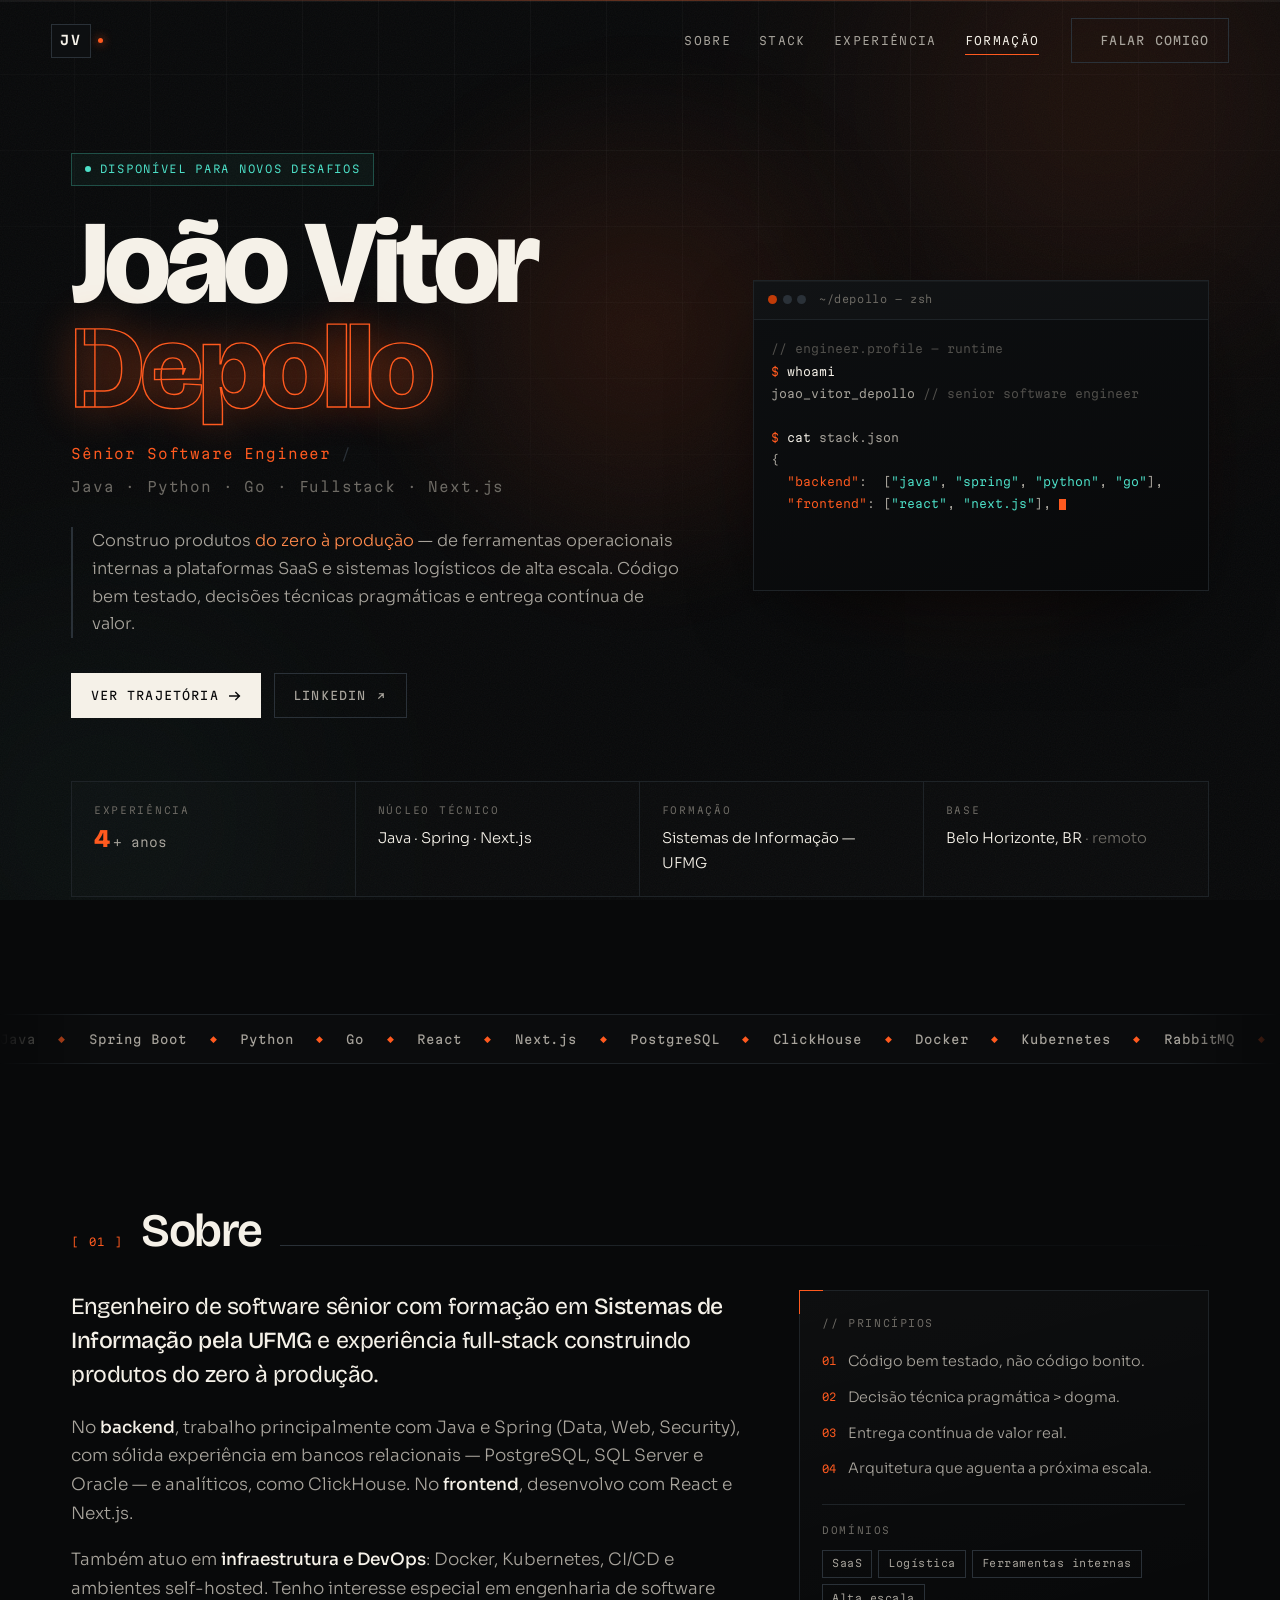
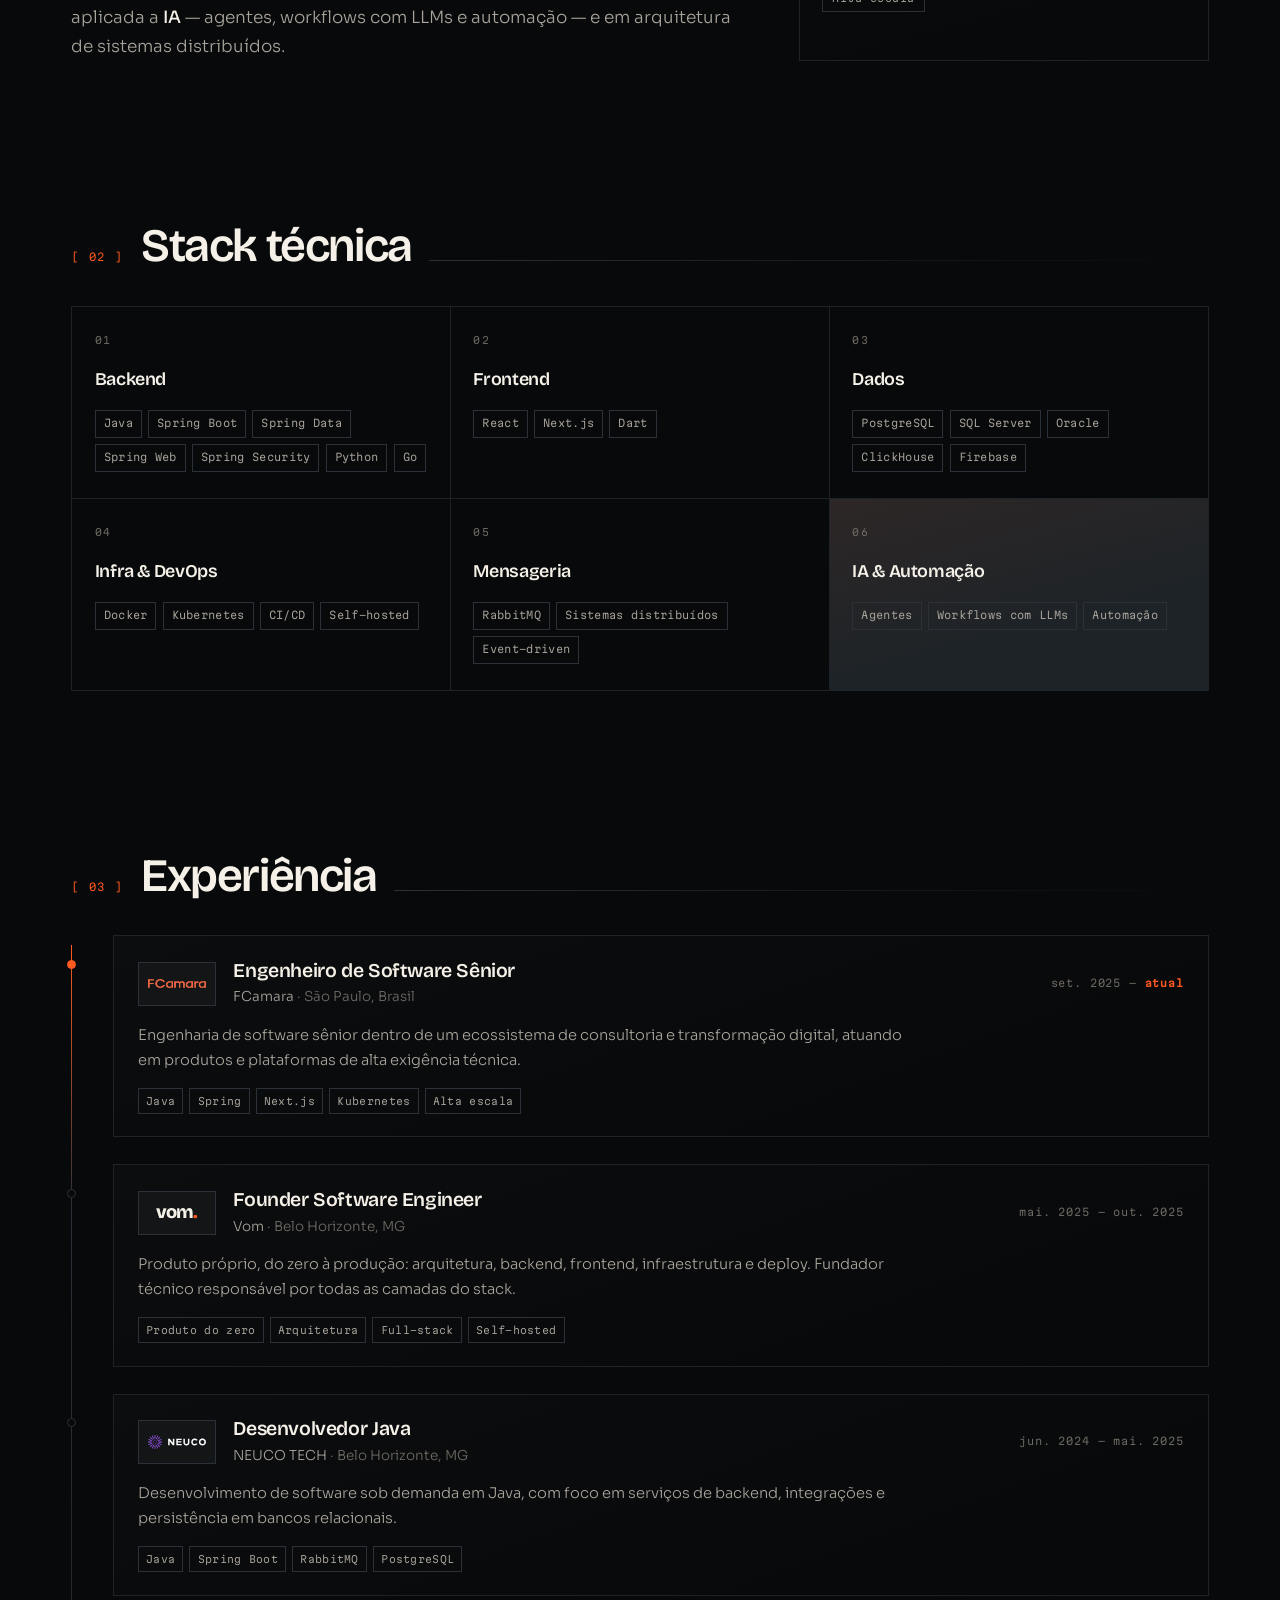
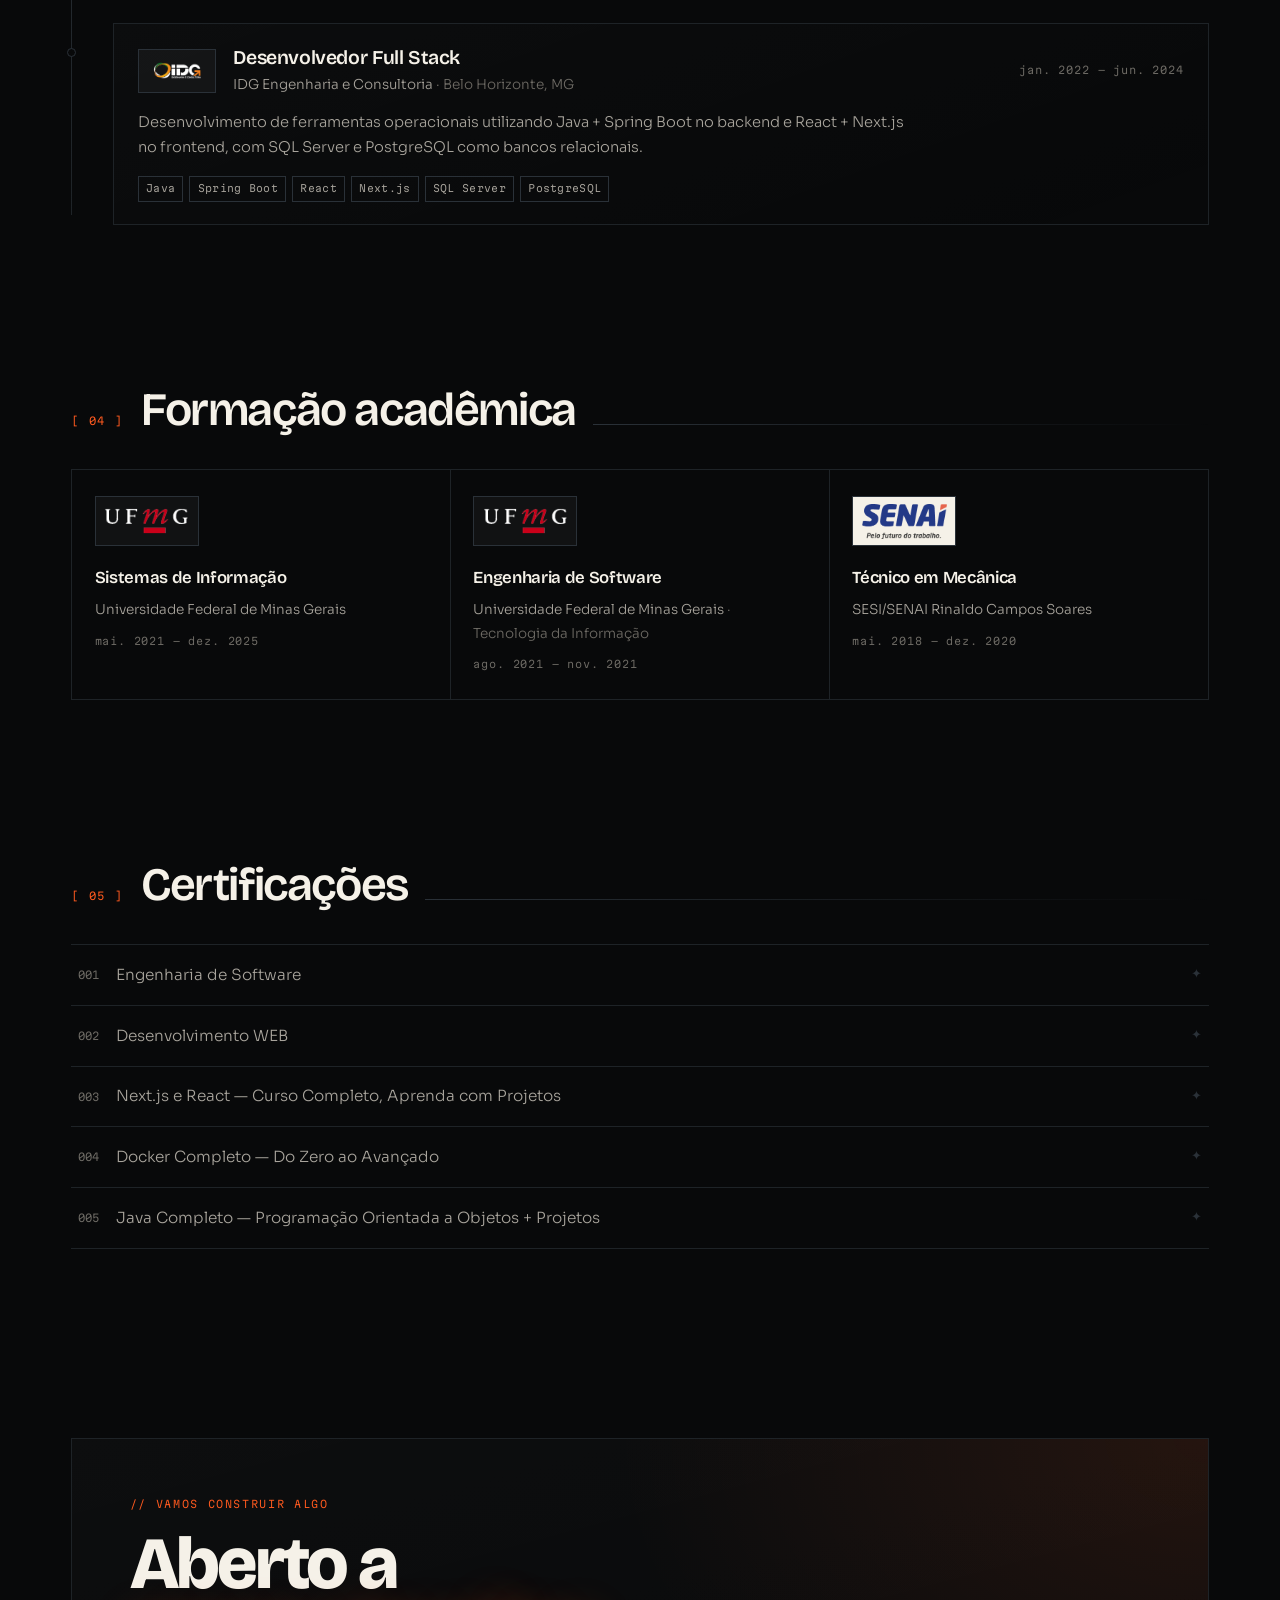
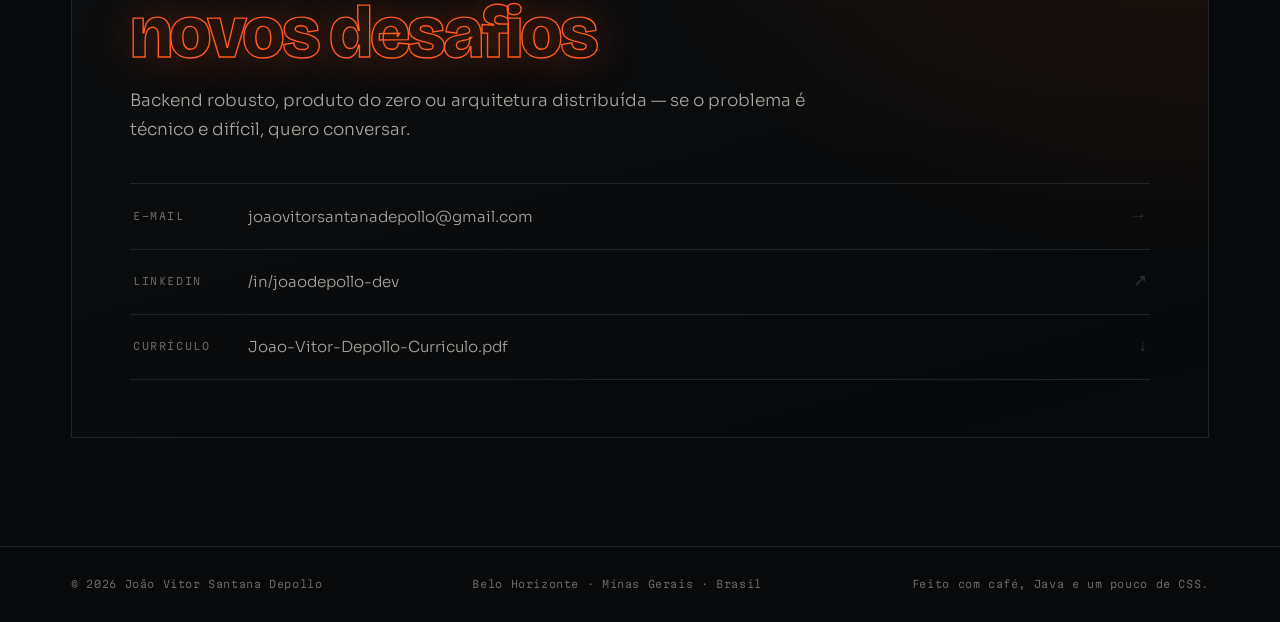
<file: index.html>
<!DOCTYPE html>
<html lang="pt-BR">
<head>
<meta charset="UTF-8">
<meta name="viewport" content="width=device-width, initial-scale=1.0">
<title>João Vitor Depollo — Engenheiro de Software Sênior | Java</title>
<meta name="description" content="Engenheiro de software sênior em Belo Horizonte. Java, Spring, Python, Go, React e Next.js. Sistemas distribuídos, Kubernetes e IA aplicada.">
<meta name="author" content="João Vitor Santana Depollo">
<link rel="canonical" href="https://www.joao-depollo.com.br/">
<meta name="robots" content="index, follow, max-image-preview:large, max-snippet:-1">
<meta name="theme-color" content="#08090A">

<meta property="og:type" content="profile">
<meta property="og:site_name" content="João Vitor Depollo">
<meta property="og:url" content="https://www.joao-depollo.com.br/">
<meta property="og:title" content="João Vitor Depollo — Engenheiro de Software Sênior">
<meta property="og:description" content="Full-stack do zero à produção: Java + Spring no backend, Next.js no frontend, Kubernetes na base. Belo Horizonte, Brasil.">
<meta property="og:locale" content="pt_BR">
<meta property="og:image" content="https://www.joao-depollo.com.br/assets/og-image.jpg">
<meta property="og:image:type" content="image/jpeg">
<meta property="og:image:width" content="1200">
<meta property="og:image:height" content="630">
<meta property="og:image:alt" content="João Vitor Depollo — Sênior Software Engineer. Java, Spring, Python, Go, React, Next.js, Kubernetes.">
<meta property="profile:first_name" content="João Vitor">
<meta property="profile:last_name" content="Santana Depollo">

<meta name="twitter:card" content="summary_large_image">
<meta name="twitter:title" content="João Vitor Depollo — Engenheiro de Software Sênior">
<meta name="twitter:description" content="Full-stack do zero à produção: Java + Spring no backend, Next.js no frontend, Kubernetes na base.">
<meta name="twitter:image" content="https://www.joao-depollo.com.br/assets/og-image.jpg">

<link rel="icon" href="data:image/svg+xml,%3Csvg xmlns='http://www.w3.org/2000/svg' viewBox='0 0 32 32'%3E%3Crect width='32' height='32' rx='7' fill='%2308090A'/%3E%3Cpath d='M8 9h4v10.4c0 2.1-1.5 3.6-3.7 3.6H7v-3h1c.7 0 1-.4 1-1.1V9z' fill='%23FF5A1F'/%3E%3Cpath d='M15 9h3.4l2.6 8.2L23.6 9H27l-4.6 14h-2.8L15 9z' fill='%23F5F1E8'/%3E%3C/svg%3E">

<link rel="preconnect" href="https://fonts.googleapis.com">
<link rel="preconnect" href="https://fonts.gstatic.com" crossorigin>
<link href="https://fonts.googleapis.com/css2?family=Bricolage+Grotesque:opsz,wdth,wght@12..96,75..100,400;12..96,75..100,600;12..96,75..100,800&family=Martian+Mono:wght@300;400;600&family=Sora:wght@300;400;500;600&display=swap" rel="stylesheet">

<link rel="stylesheet" href="assets/css/styles.css">

<!-- Dados estruturados: ajudam Google e ATS a entender quem é, onde trabalha e o que domina -->
<script type="application/ld+json">
{
  "@context": "https://schema.org",
  "@graph": [
    {
      "@type": "Person",
      "@id": "https://www.joao-depollo.com.br/#pessoa",
      "name": "João Vitor Santana Depollo",
      "alternateName": "João Vitor Depollo",
      "givenName": "João Vitor",
      "familyName": "Santana Depollo",
      "jobTitle": "Engenheiro de Software Sênior",
      "description": "Engenheiro de software sênior com formação em Sistemas de Informação pela UFMG e experiência full-stack construindo produtos do zero à produção — de ferramentas operacionais internas a plataformas SaaS e sistemas logísticos de alta escala.",
      "url": "https://www.joao-depollo.com.br/",
      "image": "https://www.joao-depollo.com.br/assets/og-image.jpg",
      "email": "mailto:joaovitorsantanadepollo@gmail.com",
      "knowsLanguage": ["pt-BR", "en"],
      "address": {
        "@type": "PostalAddress",
        "addressLocality": "Belo Horizonte",
        "addressRegion": "MG",
        "addressCountry": "BR"
      },
      "sameAs": [
        "https://www.linkedin.com/in/joaodepollo-dev",
        "https://github.com/JoaoVitorSD"
      ],
      "worksFor": {
        "@type": "Organization",
        "name": "FCamara",
        "url": "https://fcamara.com/"
      },
      "alumniOf": [
        {
          "@type": "CollegeOrUniversity",
          "name": "Universidade Federal de Minas Gerais",
          "alternateName": "UFMG",
          "url": "https://ufmg.br/"
        },
        {
          "@type": "EducationalOrganization",
          "name": "SESI/SENAI Rinaldo Campos Soares"
        }
      ],
      "knowsAbout": [
        "Java", "Spring Boot", "Spring Security", "Python", "Go",
        "React", "Next.js", "TypeScript",
        "PostgreSQL", "SQL Server", "Oracle", "ClickHouse",
        "Docker", "Kubernetes", "CI/CD", "RabbitMQ",
        "Arquitetura de sistemas distribuídos",
        "Engenharia de software aplicada a IA",
        "Agentes e workflows com LLMs"
      ],
      "hasOccupation": {
        "@type": "Occupation",
        "name": "Engenheiro de Software Sênior",
        "occupationalCategory": "15-1252.00",
        "skills": "Java, Spring Boot, Python, Go, React, Next.js, PostgreSQL, ClickHouse, Docker, Kubernetes, RabbitMQ, CI/CD"
      },
      "seeks": {
        "@type": "Demand",
        "name": "Oportunidades como Engenheiro de Software Sênior"
      }
    },
    {
      "@type": "ProfilePage",
      "@id": "https://www.joao-depollo.com.br/#pagina",
      "url": "https://www.joao-depollo.com.br/",
      "name": "João Vitor Depollo — Engenheiro de Software Sênior",
      "inLanguage": "pt-BR",
      "mainEntity": { "@id": "https://www.joao-depollo.com.br/#pessoa" }
    }
  ]
}
</script>
</head>
<body>

<div class="scroll-rail"><div class="scroll-rail__fill" id="scrollFill"></div></div>

<div class="bg-layer" aria-hidden="true">
  <div class="bg-grid"></div>
  <div class="bg-aurora bg-aurora--a"></div>
  <div class="bg-aurora bg-aurora--b"></div>
  <div class="bg-noise"></div>
  <div class="bg-sweep"></div>
</div>

<!-- ══════════════ NAV ══════════════ -->
<header class="nav" id="nav">
  <a class="nav__mark" href="#top" aria-label="Início">
    <span class="nav__mark-glyph">JV</span>
    <span class="nav__mark-dot"></span>
  </a>
  <nav class="nav__links" aria-label="Navegação principal">
    <a href="#sobre" data-nav>Sobre</a>
    <a href="#stack" data-nav>Stack</a>
    <a href="#experiencia" data-nav>Experiência</a>
    <a href="#formacao" data-nav>Formação</a>
  </nav>
  <a class="btn btn--ghost nav__cta" href="mailto:joaovitorsantanadepollo@gmail.com">
    <span class="btn__pulse"></span>Falar comigo
  </a>
</header>

<main id="top">

<!-- ══════════════ HERO ══════════════ -->
<section class="hero" id="hero">
  <div class="hero__spot" id="heroSpot" aria-hidden="true"></div>

  <div class="wrap hero__grid">

    <div class="hero__lead">
      <p class="eyebrow rise" style="--d:0ms">
        <span class="status"><span class="status__dot"></span>disponível para novos desafios</span>
      </p>

      <h1 class="hero__title">
        <span class="rise" style="--d:80ms">João Vitor</span>
        <span class="rise outline" style="--d:170ms">Depollo</span>
      </h1>

      <p class="hero__role rise" style="--d:260ms">
        <span class="tick">Sênior Software&nbsp;Engineer</span>
        <span class="sep">/</span>
        <span class="dim">Java · Python · Go · Fullstack · Next.js</span>
      </p>

      <p class="hero__pitch rise" style="--d:340ms">
        Construo produtos <em>do zero à produção</em> — de ferramentas operacionais internas
        a plataformas SaaS e sistemas logísticos de alta escala. Código bem testado,
        decisões técnicas pragmáticas e entrega contínua de valor.
      </p>

      <div class="hero__actions rise" style="--d:420ms">
        <a class="btn btn--solid" href="#experiencia">
          Ver trajetória
          <svg viewBox="0 0 16 16" width="14" height="14" aria-hidden="true"><path d="M2 8h11M9 4l4 4-4 4" fill="none" stroke="currentColor" stroke-width="1.6" stroke-linecap="square"/></svg>
        </a>
        <a class="btn btn--wire" href="https://www.linkedin.com/in/joaodepollo-dev" target="_blank" rel="noopener">
          LinkedIn
          <svg viewBox="0 0 16 16" width="12" height="12" aria-hidden="true"><path d="M5 11L11 5M11 5H6M11 5v5" fill="none" stroke="currentColor" stroke-width="1.6" stroke-linecap="square"/></svg>
        </a>
      </div>
    </div>

    <!-- terminal -->
    <div class="hero__term rise" style="--d:500ms">
      <div class="term">
        <div class="term__bar">
          <span class="term__lights"><i></i><i></i><i></i></span>
          <span class="term__path">~/depollo — zsh</span>
        </div>
        <pre class="term__body" id="termBody" aria-live="polite"></pre>
      </div>
      <div class="term__glow" aria-hidden="true"></div>
    </div>

  </div>

  <!-- spec sheet -->
  <div class="wrap">
    <dl class="spec rise" style="--d:620ms">
      <div class="spec__cell">
        <dt>Experiência</dt>
        <dd><span class="num" data-count="4">0</span><span class="num-suf">+ anos</span></dd>
      </div>
      <div class="spec__cell">
        <dt>Núcleo técnico</dt>
        <dd>Java · Spring · Next.js</dd>
      </div>
      <div class="spec__cell">
        <dt>Formação</dt>
        <dd>Sistemas de Informação — UFMG</dd>
      </div>
      <div class="spec__cell">
        <dt>Base</dt>
        <dd>Belo Horizonte, BR <span class="dim">· remoto</span></dd>
      </div>
    </dl>
  </div>
</section>

<!-- ══════════════ MARQUEE ══════════════ -->
<div class="marquee" aria-hidden="true">
  <div class="marquee__track">
    <span class="marquee__set">
      <b>Java</b><i>◆</i><b>Spring Boot</b><i>◆</i><b>Python</b><i>◆</i><b>Go</b><i>◆</i><b>React</b><i>◆</i><b>Next.js</b><i>◆</i><b>PostgreSQL</b><i>◆</i><b>ClickHouse</b><i>◆</i><b>Docker</b><i>◆</i><b>Kubernetes</b><i>◆</i><b>RabbitMQ</b><i>◆</i><b>Firebase</b><i>◆</i><b>Dart</b><i>◆</i><b>SQL Server</b><i>◆</i><b>Oracle</b><i>◆</i><b>CI/CD</b><i>◆</i><b>LLM Agents</b><i>◆</i>
    </span>
    <span class="marquee__set">
      <b>Java</b><i>◆</i><b>Spring Boot</b><i>◆</i><b>Python</b><i>◆</i><b>Go</b><i>◆</i><b>React</b><i>◆</i><b>Next.js</b><i>◆</i><b>PostgreSQL</b><i>◆</i><b>ClickHouse</b><i>◆</i><b>Docker</b><i>◆</i><b>Kubernetes</b><i>◆</i><b>RabbitMQ</b><i>◆</i><b>Firebase</b><i>◆</i><b>Dart</b><i>◆</i><b>SQL Server</b><i>◆</i><b>Oracle</b><i>◆</i><b>CI/CD</b><i>◆</i><b>LLM Agents</b><i>◆</i>
    </span>
  </div>
</div>

<!-- ══════════════ SOBRE ══════════════ -->
<section class="section" id="sobre">
  <div class="wrap">
    <header class="s-head reveal">
      <span class="s-head__idx">[ 01 ]</span>
      <h2 class="s-head__title">Sobre</h2>
      <span class="s-head__rule"></span>
    </header>

    <div class="about">
      <div class="about__text reveal">
        <p class="lede">
          Engenheiro de software sênior com formação em <strong>Sistemas de Informação pela UFMG</strong>
          e experiência full-stack construindo produtos do zero à produção.
        </p>
        <p>
          No <strong>backend</strong>, trabalho principalmente com Java e Spring (Data, Web, Security), com sólida
          experiência em bancos relacionais — PostgreSQL, SQL Server e Oracle — e analíticos, como ClickHouse.
          No <strong>frontend</strong>, desenvolvo com React e Next.js.
        </p>
        <p>
          Também atuo em <strong>infraestrutura e DevOps</strong>: Docker, Kubernetes, CI/CD e ambientes self-hosted.
          Tenho interesse especial em engenharia de software aplicada a <strong>IA</strong> — agentes, workflows com
          LLMs e automação — e em arquitetura de sistemas distribuídos.
        </p>
      </div>

      <aside class="about__panel reveal" style="--d:120ms">
        <span class="panel__label">// princípios</span>
        <ul class="principles">
          <li><span class="principles__k">01</span> Código bem testado, não código bonito.</li>
          <li><span class="principles__k">02</span> Decisão técnica pragmática &gt; dogma.</li>
          <li><span class="principles__k">03</span> Entrega contínua de valor real.</li>
          <li><span class="principles__k">04</span> Arquitetura que aguenta a próxima escala.</li>
        </ul>
        <div class="panel__foot">
          <span class="dim">domínios</span>
          <div class="chips">
            <span>SaaS</span><span>Logística</span><span>Ferramentas internas</span><span>Alta escala</span>
          </div>
        </div>
      </aside>
    </div>
  </div>
</section>

<!-- ══════════════ STACK ══════════════ -->
<section class="section" id="stack">
  <div class="wrap">
    <header class="s-head reveal">
      <span class="s-head__idx">[ 02 ]</span>
      <h2 class="s-head__title">Stack técnica</h2>
      <span class="s-head__rule"></span>
    </header>

    <div class="stack-grid">

      <article class="card card--stack reveal" style="--d:0ms">
        <span class="card__num">01</span>
        <h3>Backend</h3>
        <ul class="taglist">
          <li>Java</li><li>Spring Boot</li><li>Spring Data</li><li>Spring Web</li><li>Spring Security</li><li>Python</li><li>Go</li>
        </ul>
      </article>

      <article class="card card--stack reveal" style="--d:60ms">
        <span class="card__num">02</span>
        <h3>Frontend</h3>
        <ul class="taglist">
          <li>React</li><li>Next.js</li><li>Dart</li>
        </ul>
      </article>

      <article class="card card--stack reveal" style="--d:120ms">
        <span class="card__num">03</span>
        <h3>Dados</h3>
        <ul class="taglist">
          <li>PostgreSQL</li><li>SQL Server</li><li>Oracle</li><li>ClickHouse</li><li>Firebase</li>
        </ul>
      </article>

      <article class="card card--stack reveal" style="--d:180ms">
        <span class="card__num">04</span>
        <h3>Infra &amp; DevOps</h3>
        <ul class="taglist">
          <li>Docker</li><li>Kubernetes</li><li>CI/CD</li><li>Self-hosted</li>
        </ul>
      </article>

      <article class="card card--stack reveal" style="--d:240ms">
        <span class="card__num">05</span>
        <h3>Mensageria</h3>
        <ul class="taglist">
          <li>RabbitMQ</li><li>Sistemas distribuídos</li><li>Event-driven</li>
        </ul>
      </article>

      <article class="card card--stack card--accent reveal" style="--d:300ms">
        <span class="card__num">06</span>
        <h3>IA &amp; Automação</h3>
        <ul class="taglist">
          <li>Agentes</li><li>Workflows com LLMs</li><li>Automação</li>
        </ul>
      </article>

    </div>
  </div>
</section>

<!-- ══════════════ EXPERIÊNCIA ══════════════ -->
<section class="section" id="experiencia">
  <div class="wrap">
    <header class="s-head reveal">
      <span class="s-head__idx">[ 03 ]</span>
      <h2 class="s-head__title">Experiência</h2>
      <span class="s-head__rule"></span>
    </header>

    <ol class="tl">

      <li class="tl__item reveal">
        <span class="tl__node tl__node--live"></span>
        <div class="tl__card">
          <div class="tl__brand">
            <!-- fonte: https://fcamara.com/wp-content/uploads/2025/08/logo-fcamara.png -->
            <span class="plate"><img src="assets/logos/fcamara.png" alt="Logo FCamara" loading="lazy"></span>
            <div class="tl__meta">
              <h3>Engenheiro de Software Sênior</h3>
              <p class="tl__org">FCamara <span class="dim">· São Paulo, Brasil</span></p>
            </div>
            <span class="tl__when">set. 2025 — <b class="now">atual</b></span>
          </div>
          <p class="tl__desc">
            Engenharia de software sênior dentro de um ecossistema de consultoria e transformação digital,
            atuando em produtos e plataformas de alta exigência técnica.
          </p>
          <ul class="taglist taglist--sm">
            <li>Java</li><li>Spring</li><li>Next.js</li><li>Kubernetes</li><li>Alta escala</li>
          </ul>
        </div>
      </li>

      <li class="tl__item reveal">
        <span class="tl__node"></span>
        <div class="tl__card">
          <div class="tl__brand">
            <span class="plate plate--mono" aria-hidden="true">vom<i>.</i></span>
            <div class="tl__meta">
              <h3>Founder Software Engineer</h3>
              <p class="tl__org">Vom <span class="dim">· Belo Horizonte, MG</span></p>
            </div>
            <span class="tl__when">mai. 2025 — out. 2025</span>
          </div>
          <p class="tl__desc">
            Produto próprio, do zero à produção: arquitetura, backend, frontend, infraestrutura e deploy.
            Fundador técnico responsável por todas as camadas do stack.
          </p>
          <ul class="taglist taglist--sm">
            <li>Produto do zero</li><li>Arquitetura</li><li>Full-stack</li><li>Self-hosted</li>
          </ul>
        </div>
      </li>

      <li class="tl__item reveal">
        <span class="tl__node"></span>
        <div class="tl__card">
          <div class="tl__brand">
            <!-- fonte: https://www.neuco.tech/logo.svg -->
            <span class="plate"><img src="assets/logos/neuco.svg" alt="Logo NEUCO Tecnologia" loading="lazy"></span>
            <div class="tl__meta">
              <h3>Desenvolvedor Java</h3>
              <p class="tl__org">NEUCO TECH <span class="dim">· Belo Horizonte, MG</span></p>
            </div>
            <span class="tl__when">jun. 2024 — mai. 2025</span>
          </div>
          <p class="tl__desc">
            Desenvolvimento de software sob demanda em Java, com foco em serviços de backend,
            integrações e persistência em bancos relacionais.
          </p>
          <ul class="taglist taglist--sm">
            <li>Java</li><li>Spring Boot</li><li>RabbitMQ</li><li>PostgreSQL</li>
          </ul>
        </div>
      </li>

      <li class="tl__item reveal">
        <span class="tl__node"></span>
        <div class="tl__card">
          <div class="tl__brand">
            <!-- fonte: https://static.wixstatic.com/media/a500e0_18ce5ac7789f44e6abd86265ad8ff646~mv2.png (idgengenharia.com) -->
            <span class="plate"><img src="assets/logos/idg.png" alt="Logo IDG Engenharia e Consultoria" loading="lazy"></span>
            <div class="tl__meta">
              <h3>Desenvolvedor Full Stack</h3>
              <p class="tl__org">IDG Engenharia e Consultoria <span class="dim">· Belo Horizonte, MG</span></p>
            </div>
            <span class="tl__when">jan. 2022 — jun. 2024</span>
          </div>
          <p class="tl__desc">
            Desenvolvimento de ferramentas operacionais utilizando Java + Spring Boot no backend
            e React + Next.js no frontend, com SQL Server e PostgreSQL como bancos relacionais.
          </p>
          <ul class="taglist taglist--sm">
            <li>Java</li><li>Spring Boot</li><li>React</li><li>Next.js</li><li>SQL Server</li><li>PostgreSQL</li>
          </ul>
        </div>
      </li>

    </ol>
  </div>
</section>

<!-- ══════════════ FORMAÇÃO ══════════════ -->
<section class="section" id="formacao">
  <div class="wrap">
    <header class="s-head reveal">
      <span class="s-head__idx">[ 04 ]</span>
      <h2 class="s-head__title">Formação acadêmica</h2>
      <span class="s-head__rule"></span>
    </header>

    <div class="edu-grid">

      <article class="card card--edu reveal">
        <!-- fonte: https://dcc.ufmg.br/wp-content/uploads/2020/12/ufmg-branca-vermelha.png -->
        <span class="plate plate--wide"><img src="assets/logos/ufmg.png" alt="Logo UFMG" loading="lazy"></span>
        <h3>Sistemas de Informação</h3>
        <p class="card__org">Universidade Federal de Minas Gerais</p>
        <p class="card__when">mai. 2021 — dez. 2025</p>
      </article>

      <article class="card card--edu reveal" style="--d:80ms">
        <span class="plate plate--wide"><img src="assets/logos/ufmg.png" alt="Logo UFMG" loading="lazy"></span>
        <h3>Engenharia de Software</h3>
        <p class="card__org">Universidade Federal de Minas Gerais <span class="dim">· Tecnologia da Informação</span></p>
        <p class="card__when">ago. 2021 — nov. 2021</p>
      </article>

      <article class="card card--edu reveal" style="--d:160ms">
        <!-- fonte: https://www.fiemg.com.br/senai/wp-content/uploads/sites/12/2023/02/senai.png -->
        <span class="plate plate--wide plate--light"><img src="assets/logos/senai.png" alt="Logo SENAI" loading="lazy"></span>
        <h3>Técnico em Mecânica</h3>
        <p class="card__org">SESI/SENAI Rinaldo Campos Soares</p>
        <p class="card__when">mai. 2018 — dez. 2020</p>
      </article>

    </div>
  </div>
</section>

<!-- ══════════════ CERTIFICAÇÕES ══════════════ -->
<section class="section" id="certificacoes">
  <div class="wrap">
    <header class="s-head reveal">
      <span class="s-head__idx">[ 05 ]</span>
      <h2 class="s-head__title">Certificações</h2>
      <span class="s-head__rule"></span>
    </header>

    <ul class="certs">
      <li class="certs__row reveal"><span class="certs__k">001</span><span class="certs__t">Engenharia de Software</span><span class="certs__mark">✦</span></li>
      <li class="certs__row reveal"><span class="certs__k">002</span><span class="certs__t">Desenvolvimento WEB</span><span class="certs__mark">✦</span></li>
      <li class="certs__row reveal"><span class="certs__k">003</span><span class="certs__t">Next.js e React — Curso Completo, Aprenda com Projetos</span><span class="certs__mark">✦</span></li>
      <li class="certs__row reveal"><span class="certs__k">004</span><span class="certs__t">Docker Completo — Do Zero ao Avançado</span><span class="certs__mark">✦</span></li>
      <li class="certs__row reveal"><span class="certs__k">005</span><span class="certs__t">Java Completo — Programação Orientada a Objetos + Projetos</span><span class="certs__mark">✦</span></li>
    </ul>
  </div>
</section>

<!-- ══════════════ CONTATO ══════════════ -->
<section class="section section--cta" id="contato">
  <div class="wrap">
    <div class="cta reveal">
      <span class="cta__eyebrow">// vamos construir algo</span>
      <h2 class="cta__title">Aberto a<br><span class="outline">novos desafios</span></h2>
      <p class="cta__sub">
        Backend robusto, produto do zero ou arquitetura distribuída — se o problema é técnico e difícil, quero conversar.
      </p>

      <div class="cta__links">
        <a class="linkrow" href="mailto:joaovitorsantanadepollo@gmail.com">
          <span class="linkrow__k">E-mail</span>
          <span class="linkrow__v">joaovitorsantanadepollo@gmail.com</span>
          <span class="linkrow__arrow">→</span>
        </a>
        <a class="linkrow" href="https://www.linkedin.com/in/joaodepollo-dev" target="_blank" rel="noopener">
          <span class="linkrow__k">LinkedIn</span>
          <span class="linkrow__v">/in/joaodepollo-dev</span>
          <span class="linkrow__arrow">↗</span>
        </a>
        <a class="linkrow" href="/Joao-Vitor-Depollo-Curriculo.pdf" target="_blank" rel="noopener">
          <span class="linkrow__k">Currículo</span>
          <span class="linkrow__v">Joao-Vitor-Depollo-Curriculo.pdf</span>
          <span class="linkrow__arrow">↓</span>
        </a>
      </div>
    </div>
  </div>
</section>

</main>

<footer class="foot">
  <div class="wrap foot__grid">
    <span>© <span id="yr">2026</span> João Vitor Santana Depollo</span>
    <span class="dim">Belo Horizonte · Minas Gerais · Brasil</span>
    <span class="dim">Feito com café, Java e um pouco de CSS.</span>
  </div>
</footer>

<script src="assets/js/main.js"></script>
</body>
</html>
</file>
<file: assets/css/styles.css>
/* ═══════════════════════════════════════════════════
   João Vitor Depollo — landing
   Direção: engenharia industrial / terminal, escuro,
   laranja-reator sobre grafite, tipografia técnica.
   ═══════════════════════════════════════════════════ */

:root{
  --ink:        #08090A;
  --ink-2:      #0D0F11;
  --ink-3:      #121517;
  --line:       #1E2327;
  --line-2:     #2A3138;
  --bone:       #F5F1E8;
  --bone-dim:   #A8A49C;
  --bone-mute:  #6E6B65;

  --flare:      #FF5A1F;
  --flare-hi:   #FF8A4C;
  --flare-lo:   #C13B08;
  --cyan:       #4DE0C8;

  --ff-display: 'Bricolage Grotesque', 'Helvetica Neue', sans-serif;
  --ff-body:    'Sora', -apple-system, sans-serif;
  --ff-mono:    'Martian Mono', 'SF Mono', ui-monospace, monospace;

  --gut: clamp(1.25rem, 4vw, 4rem);
  --max: 1240px;

  --ease: cubic-bezier(.22,1,.36,1);
}

*,*::before,*::after{ box-sizing:border-box; margin:0; padding:0 }

/* clip (não hidden) preserva o position:fixed do nav e do fundo */
html{ scroll-behavior:smooth; -webkit-text-size-adjust:100%; overflow-x:clip }

body{
  background:var(--ink);
  color:var(--bone);
  font-family:var(--ff-body);
  font-weight:300;
  font-size:clamp(.95rem,.55vw + .82rem,1.0625rem);
  line-height:1.7;
  overflow-x:clip;
  -webkit-font-smoothing:antialiased;
}

::selection{ background:var(--flare); color:var(--ink) }

a{ color:inherit; text-decoration:none }
img{ max-width:100%; display:block }
strong{ font-weight:500; color:var(--bone) }
em{ font-style:normal; color:var(--flare-hi) }

.wrap{ width:100%; max-width:var(--max); margin-inline:auto; padding-inline:var(--gut) }
.dim{ color:var(--bone-mute) }

/* ─────────── fundo atmosférico ─────────── */
.bg-layer{ position:fixed; inset:0; z-index:0; pointer-events:none; overflow:hidden }

.bg-grid{
  position:absolute; inset:-2px;
  background-image:
    linear-gradient(to right, rgba(255,255,255,.028) 1px, transparent 1px),
    linear-gradient(to bottom, rgba(255,255,255,.028) 1px, transparent 1px);
  background-size:76px 76px;
  mask-image:radial-gradient(ellipse 120% 90% at 50% 0%, #000 20%, transparent 78%);
}

.bg-aurora{ position:absolute; border-radius:50%; filter:blur(120px); opacity:.5 }
.bg-aurora--a{
  width:52vw; height:52vw; top:-18vw; right:-12vw;
  background:radial-gradient(circle, rgba(255,90,31,.30), transparent 66%);
  animation:drift 26s var(--ease) infinite alternate;
}
.bg-aurora--b{
  width:44vw; height:44vw; bottom:-16vw; left:-14vw;
  background:radial-gradient(circle, rgba(77,224,200,.13), transparent 66%);
  animation:drift 34s var(--ease) infinite alternate-reverse;
}
@keyframes drift{ to{ transform:translate3d(5%,7%,0) scale(1.16) } }

.bg-noise{
  position:absolute; inset:0; opacity:.045; mix-blend-mode:overlay;
  background-image:url("data:image/svg+xml,%3Csvg xmlns='http://www.w3.org/2000/svg' width='180' height='180'%3E%3Cfilter id='n'%3E%3CfeTurbulence type='fractalNoise' baseFrequency='.85' numOctaves='4'/%3E%3C/filter%3E%3Crect width='100%25' height='100%25' filter='url(%23n)'/%3E%3C/svg%3E");
}

.bg-sweep{
  position:absolute; left:0; right:0; height:1px; top:0;
  background:linear-gradient(90deg, transparent, rgba(255,90,31,.55), transparent);
  animation:sweep 9s linear infinite;
  opacity:.6;
}
@keyframes sweep{ 0%{ top:-2% } 100%{ top:102% } }

/* ─────────── trilho de scroll ─────────── */
.scroll-rail{
  position:fixed; top:0; left:0; right:0; height:2px; z-index:120;
  background:rgba(255,255,255,.05);
}
.scroll-rail__fill{
  height:100%; width:0;
  background:linear-gradient(90deg, var(--flare-lo), var(--flare), var(--flare-hi));
  box-shadow:0 0 12px rgba(255,90,31,.7);
}

/* ─────────── nav ─────────── */
.nav{
  position:fixed; top:0; left:0; right:0; z-index:100;
  display:flex; align-items:center; gap:2rem;
  padding:1.15rem var(--gut);
  transition:background .4s var(--ease), backdrop-filter .4s var(--ease),
             border-color .4s var(--ease), padding .4s var(--ease);
  border-bottom:1px solid transparent;
}
.nav.is-stuck{
  background:rgba(8,9,10,.78);
  backdrop-filter:blur(18px) saturate(140%);
  border-bottom-color:var(--line);
  padding-block:.8rem;
}

.nav__mark{
  position:relative; display:inline-flex; align-items:center; gap:.45rem;
  font-family:var(--ff-mono); font-weight:600; font-size:.8rem; letter-spacing:.14em;
}
.nav__mark-glyph{
  padding:.32rem .5rem; border:1px solid var(--line-2);
  background:var(--ink-2); color:var(--bone);
  transition:border-color .3s, color .3s;
}
.nav__mark:hover .nav__mark-glyph{ border-color:var(--flare); color:var(--flare) }
.nav__mark-dot{
  width:5px; height:5px; background:var(--flare); border-radius:50%;
  box-shadow:0 0 10px var(--flare);
  animation:blip 2.4s ease-in-out infinite;
}
@keyframes blip{ 0%,100%{ opacity:1 } 50%{ opacity:.25 } }

.nav__links{ display:flex; gap:1.75rem; margin-left:auto }
.nav__links a{
  position:relative; font-family:var(--ff-mono); font-size:.7rem;
  letter-spacing:.12em; text-transform:uppercase; color:var(--bone-dim);
  padding-block:.3rem; transition:color .28s;
}
.nav__links a::after{
  content:''; position:absolute; left:0; bottom:0; height:1px; width:0;
  background:var(--flare); transition:width .34s var(--ease);
}
.nav__links a:hover,.nav__links a.is-active{ color:var(--bone) }
.nav__links a:hover::after,.nav__links a.is-active::after{ width:100% }

/* ─────────── botões ─────────── */
.btn{
  display:inline-flex; align-items:center; gap:.55rem;
  font-family:var(--ff-mono); font-size:.72rem; font-weight:400;
  letter-spacing:.1em; text-transform:uppercase;
  padding:.72rem 1.15rem; border:1px solid var(--line-2);
  position:relative; overflow:hidden;
  transition:color .3s, border-color .3s, transform .3s var(--ease);
}
.btn::before{
  content:''; position:absolute; inset:0; background:var(--flare);
  transform:translateY(101%); transition:transform .38s var(--ease); z-index:-1;
}
.btn:hover::before{ transform:translateY(0) }
.btn:hover{ color:var(--ink); border-color:var(--flare) }
.btn:active{ transform:translateY(1px) }
.btn > *{ position:relative; z-index:1 }

.btn--solid{ background:var(--bone); color:var(--ink); border-color:var(--bone) }
.btn--solid::before{ background:var(--flare) }
.btn--wire{ color:var(--bone-dim) }
.btn--ghost{ color:var(--bone-dim); border-color:var(--line-2) }
.nav__cta{ flex-shrink:0 }
@media (max-width:820px){ .nav__cta{ display:none } }

/* ─────────── hero ─────────── */
.hero{
  position:relative; z-index:1; overflow:hidden;
  padding-top:clamp(8rem,17vh,12rem);
  padding-bottom:clamp(3rem,6vh,5rem);
}
.hero__spot{
  position:absolute; width:640px; height:640px; border-radius:50%;
  background:radial-gradient(circle, rgba(255,90,31,.12), transparent 62%);
  transform:translate(-50%,-50%); left:50%; top:35%;
  transition:left .5s var(--ease), top .5s var(--ease);
  pointer-events:none; filter:blur(30px);
}

.hero__grid{
  display:grid; gap:clamp(2.5rem,5vw,4.5rem);
  grid-template-columns:minmax(0,1.15fr) minmax(0,.85fr);
  align-items:center;
}
@media (max-width:960px){ .hero__grid{ grid-template-columns:1fr } }

.eyebrow{ margin-bottom:1.6rem }
.status{
  display:inline-flex; align-items:center; gap:.55rem;
  font-family:var(--ff-mono); font-size:.66rem; letter-spacing:.16em;
  text-transform:uppercase; color:var(--cyan);
  border:1px solid rgba(77,224,200,.28); background:rgba(77,224,200,.05);
  padding:.4rem .8rem;
}
.status__dot{
  width:6px; height:6px; border-radius:50%; background:var(--cyan);
  box-shadow:0 0 0 0 rgba(77,224,200,.6); animation:ping 2.2s ease-out infinite;
}
@keyframes ping{
  0%{ box-shadow:0 0 0 0 rgba(77,224,200,.55) }
  70%{ box-shadow:0 0 0 9px rgba(77,224,200,0) }
  100%{ box-shadow:0 0 0 0 rgba(77,224,200,0) }
}

.hero__title{
  font-family:var(--ff-display); font-weight:800;
  font-size:clamp(3.2rem,9.5vw,7.4rem);
  line-height:.88; letter-spacing:-.045em; margin-bottom:1.4rem;
}
.hero__title span{ display:block }
.outline{
  color:transparent;
  -webkit-text-stroke:1.4px var(--flare);
  text-shadow:0 0 44px rgba(255,90,31,.32);
}

.hero__role{
  font-family:var(--ff-mono); font-size:clamp(.72rem,1.4vw,.86rem);
  letter-spacing:.06em; display:flex; flex-wrap:wrap; gap:.6rem;
  align-items:baseline; margin-bottom:1.8rem;
}
.tick{ color:var(--flare) }
.sep{ color:var(--line-2) }

.hero__pitch{
  max-width:56ch; color:var(--bone-dim); font-size:1.02rem;
  border-left:2px solid var(--line-2); padding-left:1.2rem;
  margin-bottom:2.2rem;
}

.hero__actions{ display:flex; flex-wrap:wrap; gap:.8rem }

/* terminal */
.hero__term{ position:relative }
.term{
  border:1px solid var(--line); background:linear-gradient(160deg,var(--ink-2),var(--ink));
  box-shadow:0 30px 80px -30px rgba(0,0,0,.9), inset 0 1px 0 rgba(255,255,255,.03);
  position:relative; z-index:2;
}
.term__bar{
  display:flex; align-items:center; gap:.8rem;
  padding:.65rem .9rem; border-bottom:1px solid var(--line);
  background:rgba(255,255,255,.015);
}
.term__lights{ display:flex; gap:.35rem }
.term__lights i{ width:9px; height:9px; border-radius:50%; background:var(--line-2) }
.term__lights i:first-child{ background:var(--flare-lo) }
.term__path{ font-family:var(--ff-mono); font-size:.64rem; color:var(--bone-mute); letter-spacing:.06em }

.term__body{
  font-family:var(--ff-mono); font-size:.71rem; line-height:1.95;
  padding:1.15rem 1.1rem 1.4rem; min-height:270px;
  white-space:pre-wrap; word-break:break-word; color:var(--bone-dim);
}
.term__body .c-key{ color:var(--flare) }
.term__body .c-str{ color:var(--cyan) }
.term__body .c-cm{ color:var(--bone-mute); opacity:.7 }
.term__body .c-fn{ color:var(--bone) }
.caret{
  display:inline-block; width:7px; height:1em; background:var(--flare);
  vertical-align:-2px; animation:caret 1s steps(2) infinite;
}
@keyframes caret{ 50%{ opacity:0 } }

.term__glow{
  position:absolute; inset:14% -6% -12% -6%; z-index:1;
  background:radial-gradient(ellipse at center, rgba(255,90,31,.2), transparent 66%);
  filter:blur(50px);
}

/* spec sheet */
.spec{
  margin-top:clamp(3rem,7vh,5rem);
  display:grid; grid-template-columns:repeat(4,1fr);
  border:1px solid var(--line); background:rgba(255,255,255,.012);
}
@media (max-width:860px){ .spec{ grid-template-columns:repeat(2,1fr) } }
@media (max-width:460px){ .spec{ grid-template-columns:1fr } }

.spec__cell{ padding:1.25rem 1.35rem; border-right:1px solid var(--line); position:relative }
.spec__cell:last-child{ border-right:none }
@media (max-width:860px){
  .spec__cell:nth-child(2n){ border-right:none }
  .spec__cell:nth-child(-n+2){ border-bottom:1px solid var(--line) }
}
@media (max-width:460px){
  .spec__cell{ border-right:none; border-bottom:1px solid var(--line) }
  .spec__cell:last-child{ border-bottom:none }
}
.spec dt{
  font-family:var(--ff-mono); font-size:.6rem; letter-spacing:.18em;
  text-transform:uppercase; color:var(--bone-mute); margin-bottom:.5rem;
}
.spec dd{ font-size:.92rem; color:var(--bone) }
.num{ font-family:var(--ff-display); font-weight:800; font-size:1.6rem; color:var(--flare); line-height:1 }
.num-suf{ font-family:var(--ff-mono); font-size:.78rem; color:var(--bone-dim); margin-left:.2rem }

/* ─────────── marquee ─────────── */
.marquee{
  position:relative; z-index:1; overflow:hidden;
  border-block:1px solid var(--line);
  background:rgba(255,255,255,.014);
  padding-block:.85rem; margin-block:clamp(3rem,7vh,5.5rem);
  mask-image:linear-gradient(90deg,transparent,#000 8%,#000 92%,transparent);
}
.marquee__track{ display:flex; width:max-content; animation:slide 42s linear infinite }
.marquee:hover .marquee__track{ animation-play-state:paused }
@keyframes slide{ to{ transform:translateX(-50%) } }
.marquee__set{
  display:flex; align-items:center; gap:1.4rem; padding-right:1.4rem;
  font-family:var(--ff-mono); font-size:.75rem; letter-spacing:.08em;
  white-space:nowrap;
}
.marquee__set b{ font-weight:400; color:var(--bone-dim) }
.marquee__set i{ font-style:normal; color:var(--flare); font-size:.55rem }

/* ─────────── seções ─────────── */
.section{ position:relative; z-index:1; padding-block:clamp(3.5rem,9vh,7rem) }

.s-head{
  display:flex; align-items:baseline; gap:1.1rem;
  margin-bottom:clamp(2rem,4vh,3.2rem);
}
.s-head__idx{
  font-family:var(--ff-mono); font-size:.66rem; letter-spacing:.16em;
  color:var(--flare); flex-shrink:0;
}
.s-head__title{
  font-family:var(--ff-display); font-weight:600;
  font-size:clamp(1.7rem,4.2vw,2.9rem); letter-spacing:-.03em; line-height:1;
}
.s-head__rule{ flex:1; height:1px; background:linear-gradient(90deg,var(--line-2),transparent) }

/* sobre */
.about{
  display:grid; gap:clamp(1.5rem,3.5vw,3rem);
  grid-template-columns:minmax(0,1.25fr) minmax(0,.75fr);
}
@media (max-width:900px){ .about{ grid-template-columns:1fr } }
.about__text p + p{ margin-top:1.05rem }
.lede{
  font-family:var(--ff-display); font-weight:400;
  font-size:clamp(1.1rem,2.2vw,1.45rem); line-height:1.45;
  letter-spacing:-.02em; color:var(--bone); margin-bottom:1.4rem !important;
}
.about__text p:not(.lede){ color:var(--bone-dim) }

.about__panel{
  border:1px solid var(--line); background:linear-gradient(165deg,rgba(255,255,255,.026),transparent);
  padding:1.5rem 1.4rem; position:relative;
}
.about__panel::before{
  content:''; position:absolute; top:-1px; left:-1px; width:24px; height:24px;
  border-top:1px solid var(--flare); border-left:1px solid var(--flare);
}
.panel__label{
  font-family:var(--ff-mono); font-size:.62rem; letter-spacing:.16em;
  text-transform:uppercase; color:var(--bone-mute); display:block; margin-bottom:1.1rem;
}
.principles{ list-style:none; display:grid; gap:.85rem }
.principles li{
  display:flex; gap:.75rem; font-size:.9rem; line-height:1.55; color:var(--bone-dim);
}
.principles__k{
  font-family:var(--ff-mono); font-size:.66rem; color:var(--flare);
  padding-top:.22rem; flex-shrink:0;
}
.panel__foot{ margin-top:1.5rem; padding-top:1.1rem; border-top:1px solid var(--line) }
.panel__foot .dim{
  font-family:var(--ff-mono); font-size:.6rem; letter-spacing:.16em;
  text-transform:uppercase; display:block; margin-bottom:.7rem;
}
.chips{ display:flex; flex-wrap:wrap; gap:.4rem }
.chips span{
  font-family:var(--ff-mono); font-size:.63rem; letter-spacing:.05em;
  border:1px solid var(--line-2); padding:.28rem .55rem; color:var(--bone-dim);
}

/* cards / stack */
/* 6 cards → 3/2/1 colunas preenchem as linhas sem buracos */
.stack-grid{
  display:grid; gap:1px; background:var(--line);
  grid-template-columns:repeat(3,minmax(0,1fr));
  border:1px solid var(--line);
}
@media (max-width:900px){ .stack-grid{ grid-template-columns:repeat(2,minmax(0,1fr)) } }
@media (max-width:560px){ .stack-grid{ grid-template-columns:1fr } }

.card{ background:var(--ink); padding:1.6rem 1.4rem; position:relative; transition:background .35s }

/* dentro das grades de 1px, o card mantém o fundo e só o conteúdo revela —
   senão a cor do divisor vaza como um bloco cinza */
.card.reveal{ opacity:1; transform:none }
.card.reveal > *{
  opacity:0; transform:translateY(22px);
  transition:opacity .8s var(--ease), transform .8s var(--ease);
  transition-delay:var(--d,0ms);
}
.card.reveal.is-in > *{ opacity:1; transform:none }
.card--stack{ min-height:190px }
.card--stack:hover{ background:var(--ink-3) }
.card--stack::after{
  content:''; position:absolute; left:0; top:0; width:2px; height:0;
  background:var(--flare); transition:height .42s var(--ease);
}
.card--stack:hover::after{ height:100% }
.card--accent{ background:linear-gradient(165deg,rgba(255,90,31,.07),transparent 62%) }
.card--accent:hover{ background:linear-gradient(165deg,rgba(255,90,31,.12),transparent 62%) }

.card__num{
  font-family:var(--ff-mono); font-size:.62rem; letter-spacing:.16em;
  color:var(--bone-mute); display:block; margin-bottom:.9rem;
}
.card h3{
  font-family:var(--ff-display); font-weight:600; font-size:1.12rem;
  letter-spacing:-.02em; margin-bottom:1rem;
}

.taglist{ list-style:none; display:flex; flex-wrap:wrap; gap:.38rem }
.taglist li{
  font-family:var(--ff-mono); font-size:.65rem; letter-spacing:.03em;
  color:var(--bone-dim); border:1px solid var(--line-2);
  padding:.26rem .5rem; transition:border-color .28s, color .28s;
}
.card:hover .taglist li{ border-color:var(--line-2) }
.taglist li:hover{ border-color:var(--flare); color:var(--flare) }
.taglist--sm li{ font-size:.62rem; padding:.22rem .45rem }

/* ─────────── timeline ─────────── */
.tl{ list-style:none; position:relative; padding-left:clamp(1.5rem,4vw,2.6rem) }
.tl::before{
  content:''; position:absolute; left:0; top:.6rem; bottom:.6rem; width:1px;
  background:linear-gradient(180deg,var(--flare),var(--line-2) 30%,var(--line));
}
.tl__item{ position:relative; padding-bottom:clamp(1.25rem,3vh,2rem) }
.tl__item:last-child{ padding-bottom:0 }

.tl__node{
  position:absolute; left:calc(clamp(1.5rem,4vw,2.6rem) * -1); top:1.55rem;
  width:9px; height:9px; border-radius:50%;
  background:var(--ink); border:1px solid var(--line-2);
  transform:translateX(-4px);
}
.tl__node--live{
  background:var(--flare); border-color:var(--flare);
  box-shadow:0 0 0 0 rgba(255,90,31,.6); animation:ping-o 2.4s ease-out infinite;
}
@keyframes ping-o{
  0%{ box-shadow:0 0 0 0 rgba(255,90,31,.5) }
  70%{ box-shadow:0 0 0 11px rgba(255,90,31,0) }
  100%{ box-shadow:0 0 0 0 rgba(255,90,31,0) }
}

.tl__card{
  border:1px solid var(--line); padding:1.4rem 1.5rem;
  background:linear-gradient(160deg,rgba(255,255,255,.018),transparent);
  transition:border-color .35s, transform .35s var(--ease), background .35s;
}
.tl__card:hover{
  border-color:var(--line-2); transform:translateX(4px);
  background:linear-gradient(160deg,rgba(255,255,255,.032),transparent);
}

.tl__brand{
  display:flex; align-items:center; gap:1.1rem; flex-wrap:wrap;
  margin-bottom:.9rem;
}
.plate{
  flex-shrink:0; width:78px; height:44px;
  display:grid; place-items:center; padding:.42rem .55rem;
  border:1px solid var(--line-2); background:rgba(255,255,255,.035);
  transition:border-color .32s, background .32s;
}
.tl__card:hover .plate, .card--edu:hover .plate{
  border-color:var(--flare); background:rgba(255,90,31,.07);
}
.plate img{ max-height:100%; width:auto; object-fit:contain }
.plate--wide{ width:104px; height:50px; margin-bottom:1.15rem }
.plate--light{ background:var(--bone) }
.card--edu:hover .plate--light{ background:var(--bone) }
/* flex, não grid: no grid o "vom" e o "." viram itens separados e empilham */
.plate--mono{
  display:flex; align-items:center; justify-content:center;
  font-family:var(--ff-display); font-weight:800; font-size:1.15rem;
  letter-spacing:-.05em; color:var(--bone); white-space:nowrap;
}
.plate--mono i{ font-style:normal; color:var(--flare) }

.tl__meta{ min-width:0; flex:1 }
.tl__meta h3{
  font-family:var(--ff-display); font-weight:600;
  font-size:clamp(1.02rem,2vw,1.22rem); letter-spacing:-.02em; line-height:1.25;
}
.tl__org{ font-size:.85rem; color:var(--bone-dim); margin-top:.15rem }
.tl__when{
  font-family:var(--ff-mono); font-size:.65rem; letter-spacing:.08em;
  color:var(--bone-mute); margin-left:auto; white-space:nowrap;
}
.now{ color:var(--flare); font-weight:600 }
.tl__desc{ font-size:.92rem; color:var(--bone-dim); margin-bottom:.95rem; max-width:70ch }

/* ─────────── formação ─────────── */
.edu-grid{
  display:grid; gap:1px; background:var(--line); border:1px solid var(--line);
  grid-template-columns:repeat(3,minmax(0,1fr));
}
@media (max-width:840px){ .edu-grid{ grid-template-columns:1fr } }
.card--edu{ padding:1.6rem 1.4rem; transition:background .35s }
.card--edu:hover{ background:var(--ink-3) }
.card--edu h3{ margin-bottom:.35rem; font-size:1.05rem }
.card__org{ font-size:.85rem; color:var(--bone-dim) }
.card__when{
  font-family:var(--ff-mono); font-size:.64rem; letter-spacing:.08em;
  color:var(--bone-mute); margin-top:.7rem;
}

/* ─────────── certificações ─────────── */
.certs{ list-style:none; border-top:1px solid var(--line) }
.certs__row{
  display:flex; align-items:center; gap:1.1rem;
  padding:1.05rem .4rem; border-bottom:1px solid var(--line);
  transition:padding-left .38s var(--ease), background .32s;
}
.certs__row:hover{ padding-left:1.2rem; background:rgba(255,255,255,.02) }
.certs__k{ font-family:var(--ff-mono); font-size:.66rem; color:var(--bone-mute); flex-shrink:0 }
.certs__t{ font-size:.96rem; color:var(--bone-dim); transition:color .3s }
.certs__row:hover .certs__t{ color:var(--bone) }
.certs__mark{ margin-left:auto; color:var(--line-2); font-size:.8rem; transition:color .3s, transform .4s var(--ease) }
.certs__row:hover .certs__mark{ color:var(--flare); transform:rotate(90deg) }

/* ─────────── cta ─────────── */
.section--cta{ padding-block:clamp(4.5rem,12vh,9rem) }
.cta{
  border:1px solid var(--line); padding:clamp(2rem,5vw,3.6rem);
  background:
    radial-gradient(ellipse 90% 120% at 100% 0%, rgba(255,90,31,.1), transparent 58%),
    linear-gradient(165deg, rgba(255,255,255,.024), transparent);
  position:relative; overflow:hidden;
}
.cta::after{
  content:''; position:absolute; right:-1px; bottom:-1px; width:44px; height:44px;
  border-right:1px solid var(--flare); border-bottom:1px solid var(--flare);
}
.cta__eyebrow{
  font-family:var(--ff-mono); font-size:.64rem; letter-spacing:.16em;
  text-transform:uppercase; color:var(--flare); display:block; margin-bottom:1rem;
}
.cta__title{
  font-family:var(--ff-display); font-weight:800;
  font-size:clamp(2.2rem,6.5vw,4.6rem); line-height:.94;
  letter-spacing:-.045em; margin-bottom:1.2rem;
}
.cta__sub{ color:var(--bone-dim); max-width:52ch; margin-bottom:2.4rem }

.cta__links{ display:grid; border-top:1px solid var(--line) }
.linkrow{
  display:flex; align-items:center; gap:1.2rem; flex-wrap:wrap;
  padding:1.1rem .2rem; border-bottom:1px solid var(--line);
  transition:padding-left .38s var(--ease);
}
.linkrow:hover{ padding-left:1rem }
.linkrow__k{
  font-family:var(--ff-mono); font-size:.63rem; letter-spacing:.16em;
  text-transform:uppercase; color:var(--bone-mute); width:96px; flex-shrink:0;
}
.linkrow__v{ font-size:.95rem; color:var(--bone-dim); transition:color .3s; word-break:break-all }
.linkrow:hover .linkrow__v{ color:var(--flare) }
.linkrow__arrow{ margin-left:auto; color:var(--line-2); transition:color .3s, transform .38s var(--ease) }
.linkrow:hover .linkrow__arrow{ color:var(--flare); transform:translateX(5px) }

/* ─────────── footer ─────────── */
.foot{
  position:relative; z-index:1; border-top:1px solid var(--line);
  padding-block:1.8rem; font-family:var(--ff-mono); font-size:.64rem;
  letter-spacing:.06em; color:var(--bone-mute);
}
.foot__grid{ display:flex; flex-wrap:wrap; gap:1rem 2rem; justify-content:space-between }

/* ─────────── ajustes de tela estreita ─────────── */
@media (max-width:820px){
  /* nav vira uma faixa rolável em vez de quebrar linha */
  .nav__links{
    gap:1.1rem; overflow-x:auto; scrollbar-width:none;
    -webkit-overflow-scrolling:touch; padding-bottom:2px;
  }
  .nav__links::-webkit-scrollbar{ display:none }
  .nav__links a{ white-space:nowrap }
}

@media (max-width:640px){
  .hero{ padding-top:7rem }
  .hero__pitch{ font-size:.95rem }
  .hero__actions .btn{ flex:1 1 auto; justify-content:center }

  /* a data sai do canto e vira legenda acima do cargo */
  .tl__brand{ gap:.85rem }
  .tl__when{ margin-left:0; order:-1; flex-basis:100% }
  .tl__card{ padding:1.15rem 1.1rem }
  .tl__card:hover{ transform:none }

  .about__panel{ padding:1.25rem 1.15rem }
  .cta__links .linkrow{ gap:.3rem }
  .linkrow__k{ width:100%; }
  .linkrow__arrow{ margin-left:auto }
  .certs__row{ gap:.8rem; align-items:flex-start }
  .foot__grid{ gap:.6rem; flex-direction:column }
}

/* ─────────── animações de entrada ─────────── */
.rise{ opacity:0; transform:translateY(26px); animation:rise .95s var(--ease) forwards; animation-delay:var(--d,0ms) }
@keyframes rise{ to{ opacity:1; transform:none } }

.reveal{ opacity:0; transform:translateY(30px); transition:opacity .85s var(--ease), transform .85s var(--ease); transition-delay:var(--d,0ms) }
.reveal.is-in{ opacity:1; transform:none }

@media (prefers-reduced-motion:reduce){
  *,*::before,*::after{ animation-duration:.01ms !important; animation-iteration-count:1 !important; transition-duration:.01ms !important }
  .rise,.reveal{ opacity:1; transform:none }
  html{ scroll-behavior:auto }
}
</file>
